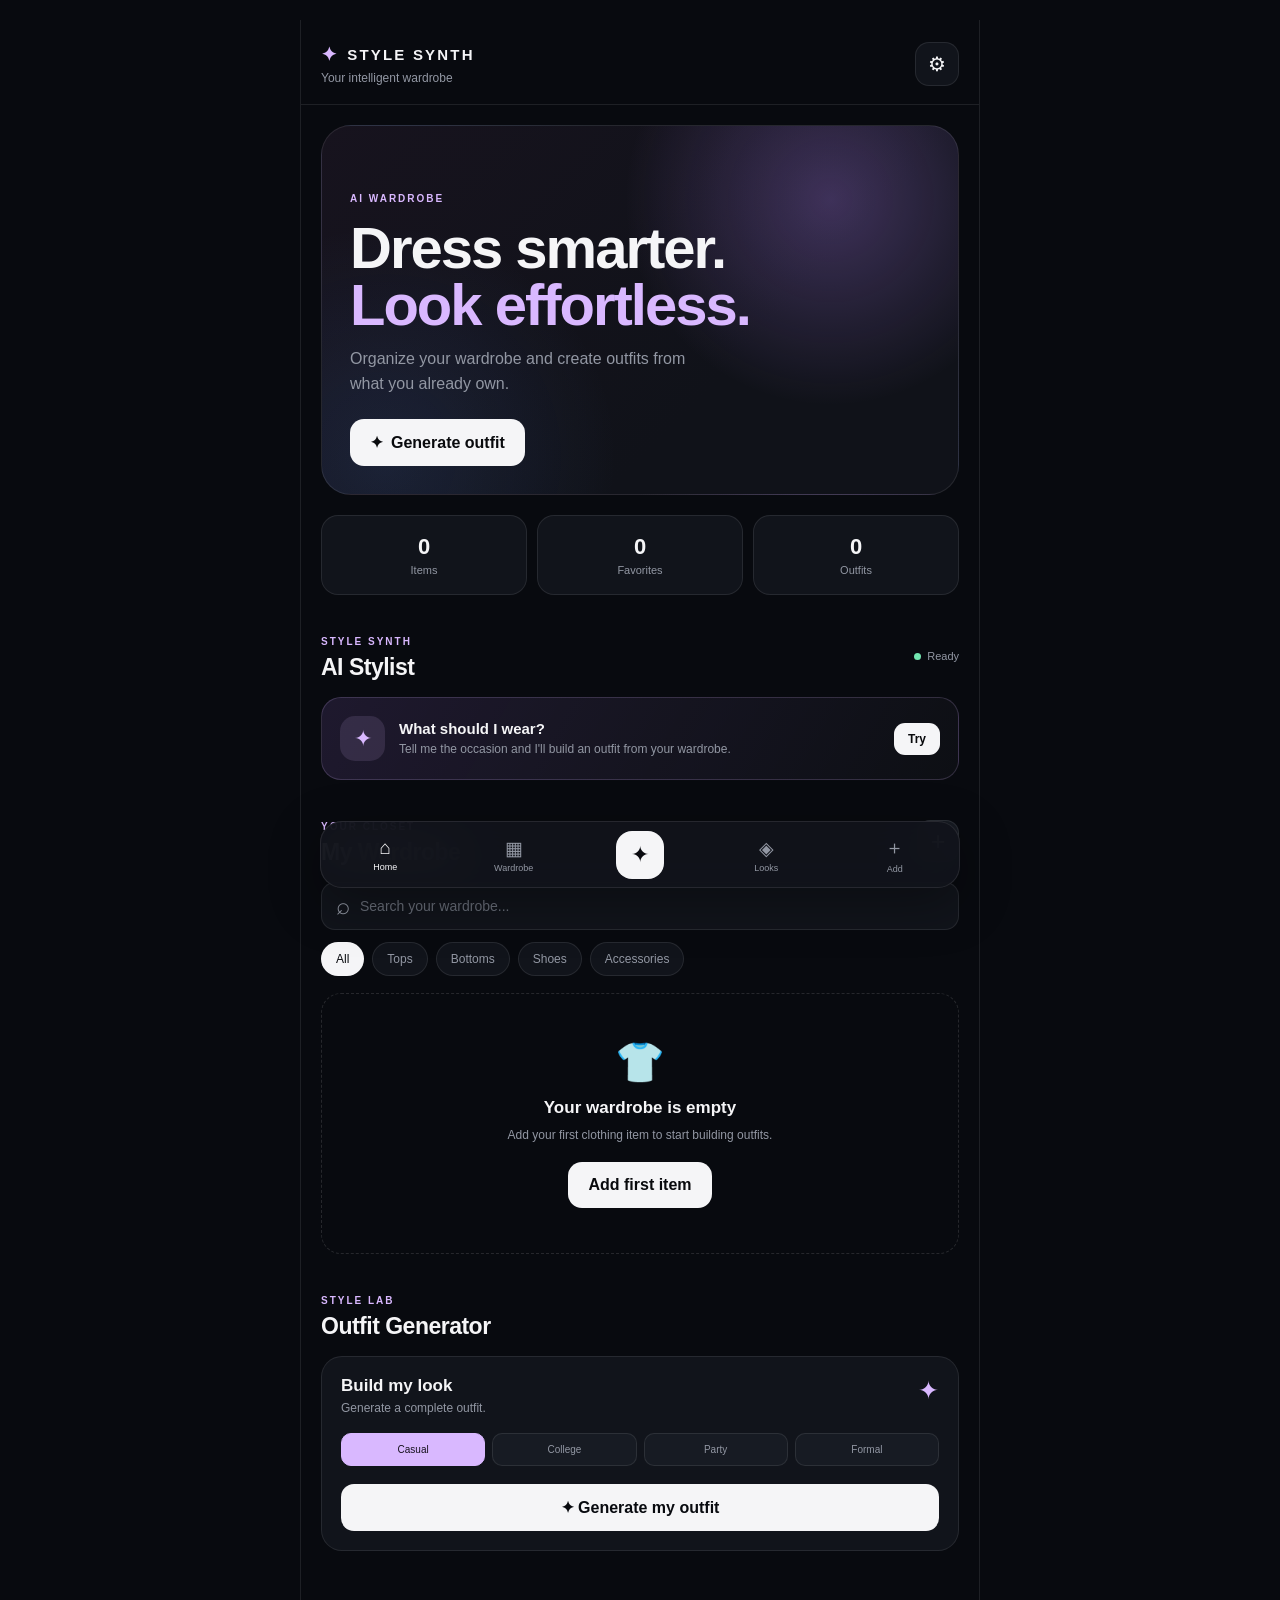
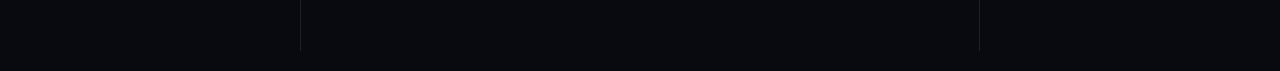
<file: index.html>
<!DOCTYPE html>
<html lang="en">
<head>
  <meta charset="UTF-8">
  <meta name="viewport" content="width=device-width, initial-scale=1.0, viewport-fit=cover">

  <meta name="theme-color" content="#090b10">
  <meta name="description" content="Style Synth AI - Your personal AI wardrobe stylist">

  <title>Style Synth AI</title>

  <link rel="stylesheet" href="style.css">
</head>

<body>

  <!-- APP -->
  <div class="app">

    <!-- HEADER -->
    <header class="topbar">

      <div>
        <div class="brand">
          <span class="brand-icon">✦</span>
          <span>STYLE SYNTH</span>
        </div>

        <p class="subtitle">Your intelligent wardrobe</p>
      </div>

      <button class="icon-btn" id="settingsBtn" aria-label="Settings">
        ⚙
      </button>

    </header>


    <!-- HOME -->
    <main>

      <section class="hero">

        <div class="hero-content">

          <span class="eyebrow">AI WARDROBE</span>

          <h1>
            Dress smarter.<br>
            <span>Look effortless.</span>
          </h1>

          <p>
            Organize your wardrobe and create outfits
            from what you already own.
          </p>

          <button class="primary-btn" id="generateHeroBtn">
            <span>✦</span>
            Generate outfit
          </button>

        </div>

      </section>


      <!-- QUICK STATS -->

      <section class="stats">

        <div class="stat-card">
          <span class="stat-number" id="totalItems">0</span>
          <span class="stat-label">Items</span>
        </div>

        <div class="stat-card">
          <span class="stat-number" id="favoriteItems">0</span>
          <span class="stat-label">Favorites</span>
        </div>

        <div class="stat-card">
          <span class="stat-number" id="outfitCount">0</span>
          <span class="stat-label">Outfits</span>
        </div>

      </section>


      <!-- AI STYLIST -->

      <section class="section">

        <div class="section-heading">

          <div>
            <span class="eyebrow">STYLE SYNTH</span>
            <h2>AI Stylist</h2>
          </div>

          <span class="status">
            <span class="status-dot"></span>
            Ready
          </span>

        </div>


        <div class="stylist-card">

          <div class="stylist-icon">
            ✦
          </div>

          <div class="stylist-text">

            <h3>What should I wear?</h3>

            <p>
              Tell me the occasion and I'll build
              an outfit from your wardrobe.
            </p>

          </div>

          <button class="small-btn" id="stylistBtn">
            Try
          </button>

        </div>

      </section>


      <!-- WARDROBE -->

      <section class="section">

        <div class="section-heading">

          <div>
            <span class="eyebrow">YOUR CLOSET</span>
            <h2>My Wardrobe</h2>
          </div>

          <button class="add-btn" id="addItemBtn">
            +
          </button>

        </div>


        <!-- SEARCH -->

        <div class="search-box">

          <span>⌕</span>

          <input
            type="text"
            id="searchInput"
            placeholder="Search your wardrobe..."
          >

        </div>


        <!-- FILTERS -->

        <div class="filters">

          <button class="filter active" data-filter="all">
            All
          </button>

          <button class="filter" data-filter="top">
            Tops
          </button>

          <button class="filter" data-filter="bottom">
            Bottoms
          </button>

          <button class="filter" data-filter="shoes">
            Shoes
          </button>

          <button class="filter" data-filter="accessory">
            Accessories
          </button>

        </div>


        <!-- ITEMS -->

        <div class="wardrobe-grid" id="wardrobeGrid">

          <div class="empty-state" id="emptyState">

            <div class="empty-icon">
              👕
            </div>

            <h3>Your wardrobe is empty</h3>

            <p>
              Add your first clothing item to start
              building outfits.
            </p>

            <button class="primary-btn" id="emptyAddBtn">
              Add first item
            </button>

          </div>

        </div>

      </section>


      <!-- OUTFIT GENERATOR -->

      <section class="section">

        <div class="section-heading">

          <div>
            <span class="eyebrow">STYLE LAB</span>
            <h2>Outfit Generator</h2>
          </div>

        </div>


        <div class="generator-card">

          <div class="generator-header">

            <div>
              <h3>Build my look</h3>
              <p>Generate a complete outfit.</p>
            </div>

            <span class="sparkle">✦</span>

          </div>


          <div class="occasion-buttons">

            <button class="occasion active" data-occasion="casual">
              Casual
            </button>

            <button class="occasion" data-occasion="college">
              College
            </button>

            <button class="occasion" data-occasion="party">
              Party
            </button>

            <button class="occasion" data-occasion="formal">
              Formal
            </button>

          </div>


          <button class="generate-btn" id="generateBtn">
            ✦ Generate my outfit
          </button>

        </div>


        <!-- GENERATED OUTFIT -->

        <div class="outfit-result hidden" id="outfitResult">

          <div class="result-header">

            <div>
              <span class="eyebrow">YOUR LOOK</span>
              <h3 id="outfitTitle">Generated outfit</h3>
            </div>

            <button class="icon-btn" id="closeOutfit">
              ×
            </button>

          </div>

          <div class="outfit-grid" id="outfitGrid"></div>

          <div class="style-note" id="styleNote"></div>

        </div>

      </section>

    </main>


    <!-- BOTTOM NAV -->

    <nav class="bottom-nav">

      <button class="nav-item active" data-scroll="top">
        <span>⌂</span>
        <small>Home</small>
      </button>

      <button class="nav-item" data-scroll="wardrobe">
        <span>▦</span>
        <small>Wardrobe</small>
      </button>

      <button class="nav-center" id="navGenerate">
        ✦
      </button>

      <button class="nav-item" data-scroll="outfit">
        <span>◈</span>
        <small>Looks</small>
      </button>

      <button class="nav-item" id="navAdd">
        <span>＋</span>
        <small>Add</small>
      </button>

    </nav>

  </div>


  <!-- ADD ITEM MODAL -->

  <div class="modal hidden" id="addModal">

    <div class="modal-overlay" id="modalOverlay"></div>

    <div class="modal-card">

      <div class="modal-header">

        <div>
          <span class="eyebrow">NEW ITEM</span>
          <h2>Add to wardrobe</h2>
        </div>

        <button class="close-btn" id="closeModal">
          ×
        </button>

      </div>


      <!-- IMAGE -->

      <label class="upload-area" for="imageInput">

        <input
          type="file"
          id="imageInput"
          accept="image/*"
          hidden
        >

        <div id="uploadPreview">

          <span class="upload-icon">＋</span>

          <strong>Upload clothing photo</strong>

          <small>Choose an image from your phone</small>

        </div>

      </label>


      <!-- NAME -->

      <label class="field">

        <span>Item name</span>

        <input
          type="text"
          id="itemName"
          placeholder="e.g. Black oversized shirt"
        >

      </label>


      <!-- CATEGORY -->

      <label class="field">

        <span>Category</span>

        <select id="itemCategory">

          <option value="top">Top</option>
          <option value="bottom">Bottom</option>
          <option value="shoes">Shoes</option>
          <option value="accessory">Accessory</option>

        </select>

      </label>


      <!-- COLOR -->

      <label class="field">

        <span>Color</span>

        <select id="itemColor">

          <option value="black">Black</option>
          <option value="white">White</option>
          <option value="blue">Blue</option>
          <option value="beige">Beige</option>
          <option value="brown">Brown</option>
          <option value="grey">Grey</option>
          <option value="green">Green</option>
          <option value="red">Red</option>
          <option value="other">Other</option>

        </select>

      </label>


      <!-- SEASON -->

      <label class="field">

        <span>Season</span>

        <select id="itemSeason">

          <option value="all">All season</option>
          <option value="summer">Summer</option>
          <option value="winter">Winter</option>
          <option value="monsoon">Monsoon</option>

        </select>

      </label>


      <button class="primary-btn full" id="saveItemBtn">
        Add to wardrobe
      </button>

    </div>

  </div>


  <!-- STYLIST MODAL -->

  <div class="modal hidden" id="stylistModal">

    <div class="modal-overlay" id="stylistOverlay"></div>

    <div class="modal-card stylist-modal">

      <div class="modal-header">

        <div>
          <span class="eyebrow">STYLE SYNTH AI</span>
          <h2>Tell me your vibe</h2>
        </div>

        <button class="close-btn" id="closeStylist">
          ×
        </button>

      </div>


      <div class="ai-message">

        <div class="ai-avatar">✦</div>

        <p>
          What are you dressing for today?
        </p>

      </div>


      <div class="ai-options">

        <button data-ai="college">
          🎓 College
        </button>

        <button data-ai="casual">
          ☕ Casual day
        </button>

        <button data-ai="party">
          ✨ Party
        </button>

        <button data-ai="formal">
          🖤 Formal
        </button>

        <button data-ai="date">
          🌙 Evening
        </button>

        <button data-ai="travel">
          ✈️ Travel
        </button>

      </div>

    </div>

  </div>


  <!-- TOAST -->

  <div class="toast" id="toast">
    <span>✓</span>
    <span id="toastText">Done</span>
  </div>


  <script src="script.js"></script>

</body>
</html>
</file>
<file: style.css>
:root {
  --bg: #080a0f;
  --surface: #11141b;
  --surface-2: #171b23;
  --border: rgba(255,255,255,0.09);
  --text: #f5f5f7;
  --muted: #9297a3;
  --accent: #d9b8ff;
  --accent-2: #a77cff;
  --green: #72e6b0;
  --danger: #ff7d8d;
  --radius: 22px;
}

* {
  box-sizing: border-box;
  margin: 0;
  padding: 0;
}

html {
  scroll-behavior: smooth;
}

body {
  background: var(--bg);
  color: var(--text);
  font-family:
    -apple-system,
    BlinkMacSystemFont,
    "SF Pro Display",
    "Segoe UI",
    sans-serif;

  min-height: 100vh;
}

button,
input,
select {
  font: inherit;
}

button {
  border: 0;
  cursor: pointer;
}

.app {
  max-width: 680px;
  margin: auto;
  min-height: 100vh;
  padding-bottom: 100px;
}


/* HEADER */

.topbar {
  padding:
    calc(22px + env(safe-area-inset-top))
    20px
    18px;

  display: flex;
  justify-content: space-between;
  align-items: center;

  border-bottom: 1px solid var(--border);
}

.brand {
  font-size: 15px;
  font-weight: 800;
  letter-spacing: 2.2px;

  display: flex;
  align-items: center;
  gap: 8px;
}

.brand-icon {
  color: var(--accent);
  font-size: 19px;
}

.subtitle {
  color: var(--muted);
  font-size: 12px;
  margin-top: 5px;
}


/* BUTTONS */

.icon-btn {
  width: 44px;
  height: 44px;

  border-radius: 14px;

  background: var(--surface);
  border: 1px solid var(--border);

  color: var(--text);
  font-size: 20px;
}

.primary-btn {
  background: var(--text);
  color: #090a0d;

  padding: 14px 20px;
  border-radius: 14px;

  font-weight: 700;

  display: inline-flex;
  align-items: center;
  justify-content: center;
  gap: 8px;

  transition: transform .2s;
}

.primary-btn:active,
.generate-btn:active,
.small-btn:active {
  transform: scale(.97);
}

.primary-btn.full {
  width: 100%;
  margin-top: 12px;
}

.add-btn {
  width: 42px;
  height: 42px;

  border-radius: 13px;

  background: var(--surface-2);
  border: 1px solid var(--border);

  color: var(--text);
  font-size: 25px;
}


/* HERO */

.hero {
  margin: 20px;

  border-radius: 30px;

  min-height: 370px;

  background:
    radial-gradient(
      circle at 80% 20%,
      rgba(180,130,255,.28),
      transparent 35%
    ),
    radial-gradient(
      circle at 10% 90%,
      rgba(90,150,255,.12),
      transparent 35%
    ),
    linear-gradient(
      135deg,
      #17131e,
      #101219 65%
    );

  border: 1px solid var(--border);

  display: flex;
  align-items: flex-end;

  overflow: hidden;
}

.hero-content {
  padding: 28px;
}

.eyebrow {
  font-size: 10px;
  font-weight: 800;

  letter-spacing: 2px;

  color: var(--accent);
}

.hero h1 {
  font-size: clamp(38px, 10vw, 58px);
  line-height: .98;

  margin: 14px 0;
  letter-spacing: -2px;
}

.hero h1 span {
  color: var(--accent);
}

.hero p {
  color: var(--muted);
  line-height: 1.55;
  max-width: 360px;
  margin-bottom: 22px;
}


/* STATS */

.stats {
  display: grid;
  grid-template-columns: repeat(3,1fr);

  gap: 10px;

  margin: 0 20px 30px;
}

.stat-card {
  padding: 18px 10px;

  border: 1px solid var(--border);
  background: var(--surface);

  border-radius: 17px;

  text-align: center;
}

.stat-number {
  display: block;

  font-size: 22px;
  font-weight: 800;
}

.stat-label {
  display: block;

  color: var(--muted);
  font-size: 11px;

  margin-top: 4px;
}


/* SECTION */

.section {
  padding: 0 20px;
  margin-top: 36px;
}

.section-heading {
  display: flex;
  justify-content: space-between;
  align-items: center;

  margin-bottom: 16px;
}

.section-heading h2 {
  font-size: 23px;
  margin-top: 5px;
  letter-spacing: -.5px;
}


/* STATUS */

.status {
  color: var(--muted);
  font-size: 11px;

  display: flex;
  align-items: center;
  gap: 6px;
}

.status-dot {
  width: 7px;
  height: 7px;
  border-radius: 50%;

  background: var(--green);
}


/* AI STYLIST */

.stylist-card {
  display: flex;
  align-items: center;
  gap: 14px;

  padding: 18px;

  border-radius: 20px;

  background:
    linear-gradient(
      120deg,
      rgba(180,130,255,.13),
      rgba(255,255,255,.025)
    );

  border: 1px solid rgba(217,184,255,.18);
}

.stylist-icon {
  width: 45px;
  height: 45px;

  flex-shrink: 0;

  display: grid;
  place-items: center;

  border-radius: 15px;

  background: rgba(217,184,255,.12);

  color: var(--accent);
  font-size: 22px;
}

.stylist-text {
  flex: 1;
}

.stylist-text h3 {
  font-size: 15px;
}

.stylist-text p {
  color: var(--muted);
  font-size: 12px;
  line-height: 1.4;

  margin-top: 4px;
}

.small-btn {
  background: var(--text);
  color: #090a0d;

  padding: 9px 14px;

  border-radius: 11px;

  font-size: 12px;
  font-weight: 700;
}


/* SEARCH */

.search-box {
  display: flex;
  align-items: center;
  gap: 10px;

  height: 48px;

  padding: 0 14px;

  background: var(--surface);

  border: 1px solid var(--border);

  border-radius: 14px;

  margin-bottom: 12px;
}

.search-box span {
  font-size: 24px;
  color: var(--muted);
}

.search-box input {
  flex: 1;

  background: transparent;
  border: 0;
  outline: 0;

  color: var(--text);

  font-size: 14px;
}

.search-box input::placeholder {
  color: #686d78;
}


/* FILTERS */

.filters {
  display: flex;
  gap: 8px;

  overflow-x: auto;

  scrollbar-width: none;

  margin-bottom: 17px;
}

.filters::-webkit-scrollbar {
  display: none;
}

.filter {
  flex-shrink: 0;

  padding: 9px 14px;

  border-radius: 999px;

  background: var(--surface);

  border: 1px solid var(--border);

  color: var(--muted);

  font-size: 12px;
}

.filter.active {
  background: var(--text);
  color: #080a0f;
}


/* WARDROBE GRID */

.wardrobe-grid {
  display: grid;

  grid-template-columns: repeat(2,1fr);

  gap: 12px;
}

.clothing-card {
  position: relative;

  overflow: hidden;

  border-radius: 19px;

  background: var(--surface);

  border: 1px solid var(--border);
}

.clothing-image {
  width: 100%;
  aspect-ratio: 1 / 1.15;

  object-fit: cover;

  display: block;

  background: #181b22;
}

.clothing-info {
  padding: 12px;
}

.clothing-name {
  font-size: 13px;
  font-weight: 700;

  white-space: nowrap;
  overflow: hidden;
  text-overflow: ellipsis;
}

.clothing-meta {
  color: var(--muted);
  font-size: 10px;

  margin-top: 5px;
}

.favorite-btn {
  position: absolute;

  right: 9px;
  top: 9px;

  width: 34px;
  height: 34px;

  border-radius: 50%;

  background: rgba(5,5,7,.72);

  color: white;

  font-size: 17px;

  backdrop-filter: blur(10px);
}

.favorite-btn.active {
  color: #ff7d9c;
}

.delete-btn {
  position: absolute;

  left: 9px;
  top: 9px;

  width: 30px;
  height: 30px;

  border-radius: 50%;

  background: rgba(5,5,7,.72);

  color: #fff;

  font-size: 15px;
}


/* EMPTY */

.empty-state {
  grid-column: 1 / -1;

  text-align: center;

  padding: 45px 20px;

  border: 1px dashed rgba(255,255,255,.12);

  border-radius: 20px;
}

.empty-icon {
  font-size: 40px;
  margin-bottom: 12px;
}

.empty-state h3 {
  font-size: 17px;
}

.empty-state p {
  color: var(--muted);
  font-size: 12px;
  line-height: 1.5;

  margin: 8px auto 18px;

  max-width: 270px;
}


/* GENERATOR */

.generator-card {
  padding: 19px;

  background: var(--surface);

  border: 1px solid var(--border);

  border-radius: 21px;
}

.generator-header {
  display: flex;
  justify-content: space-between;
  align-items: flex-start;
}

.generator-header h3 {
  font-size: 17px;
}

.generator-header p {
  color: var(--muted);
  font-size: 12px;

  margin-top: 5px;
}

.sparkle {
  color: var(--accent);
  font-size: 25px;
}

.occasion-buttons {
  display: grid;
  grid-template-columns: repeat(4,1fr);

  gap: 7px;

  margin: 18px 0;
}

.occasion {
  padding: 10px 4px;

  background: var(--surface-2);

  border: 1px solid var(--border);

  color: var(--muted);

  border-radius: 10px;

  font-size: 10px;
}

.occasion.active {
  background: var(--accent);
  color: #17121e;

  border-color: var(--accent);
}

.generate-btn {
  width: 100%;

  padding: 14px;

  background: var(--text);
  color: #080a0f;

  border-radius: 13px;

  font-weight: 750;
}


/* RESULT */

.outfit-result {
  margin-top: 12px;

  padding: 18px;

  background: var(--surface);

  border: 1px solid var(--border);

  border-radius: 21px;
}

.result-header {
  display: flex;
  justify-content: space-between;
  align-items: center;

  margin-bottom: 15px;
}

.result-header h3 {
  margin-top: 4px;
}

.outfit-grid {
  display: grid;
  grid-template-columns: repeat(2,1fr);
  gap: 10px;
}

.outfit-item {
  overflow: hidden;

  border-radius: 15px;

  background: var(--surface-2);

  border: 1px solid var(--border);
}

.outfit-item img {
  width: 100%;
  aspect-ratio: 1;
  object-fit: cover;
}

.outfit-item p {
  padding: 9px;

  font-size: 11px;
  font-weight: 650;
}

.style-note {
  margin-top: 14px;

  padding: 13px;

  background: rgba(217,184,255,.08);

  border-radius: 13px;

  color: #cfc5da;

  font-size: 12px;
  line-height: 1.5;
}


/* BOTTOM NAV */

.bottom-nav {
  position: fixed;

  left: 50%;
  bottom: 12px;

  transform: translateX(-50%);

  width: min(640px, calc(100% - 24px));

  height: 67px;

  display: flex;
  align-items: center;
  justify-content: space-around;

  background: rgba(17,20,27,.94);

  border: 1px solid var(--border);

  border-radius: 22px;

  backdrop-filter: blur(22px);

  z-index: 50;

  box-shadow: 0 15px 50px rgba(0,0,0,.35);
}

.nav-item {
  background: transparent;
  color: var(--muted);

  display: flex;
  flex-direction: column;
  align-items: center;
  gap: 3px;

  min-width: 52px;
}

.nav-item span {
  font-size: 19px;
}

.nav-item small {
  font-size: 9px;
}

.nav-item.active {
  color: var(--text);
}

.nav-center {
  width: 48px;
  height: 48px;

  border-radius: 16px;

  background: var(--text);
  color: #090a0f;

  font-size: 22px;
}


/* MODAL */

.modal {
  position: fixed;

  inset: 0;

  z-index: 100;

  display: flex;
  align-items: flex-end;
  justify-content: center;
}

.modal-overlay {
  position: absolute;

  inset: 0;

  background: rgba(0,0,0,.7);

  backdrop-filter: blur(7px);
}

.modal-card {
  position: relative;

  width: min(680px, 100%);

  max-height: 92vh;

  overflow-y: auto;

  background: #11141b;

  border: 1px solid var(--border);

  border-radius: 28px 28px 0 0;

  padding: 22px 20px 30px;

  animation: slideUp .25s ease;
}

@keyframes slideUp {
  from {
    transform: translateY(100%);
  }

  to {
    transform: translateY(0);
  }
}

.modal-header {
  display: flex;
  justify-content: space-between;
  align-items: flex-start;

  margin-bottom: 20px;
}

.modal-header h2 {
  font-size: 24px;
  margin-top: 4px;
}

.close-btn {
  width: 38px;
  height: 38px;

  border-radius: 12px;

  background: var(--surface-2);

  color: var(--text);

  font-size: 22px;
}


/* UPLOAD */

.upload-area {
  display: block;

  border: 1px dashed rgba(255,255,255,.18);

  border-radius: 18px;

  overflow: hidden;

  cursor: pointer;

  margin-bottom: 17px;
}

#uploadPreview {
  min-height: 145px;

  display: flex;
  flex-direction: column;

  justify-content: center;
  align-items: center;

  gap: 7px;

  color: var(--muted);

  text-align: center;
}

.upload-icon {
  width: 43px;
  height: 43px;

  border-radius: 13px;

  display: grid;
  place-items: center;

  background: var(--surface-2);

  font-size: 25px;
}

#uploadPreview strong {
  color: var(--text);
  font-size: 13px;
}

#uploadPreview small {
  font-size: 10px;
}


/* FORM */

.field {
  display: block;
  margin-bottom: 14px;
}

.field span {
  display: block;

  color: var(--muted);

  font-size: 11px;

  margin-bottom: 7px;
}

.field input,
.field select {
  width: 100%;

  height: 47px;

  padding: 0 13px;

  background: var(--surface-2);

  border: 1px solid var(--border);

  border-radius: 13px;

  outline: none;

  color: var(--text);

  font-size: 13px;
}

.field input:focus,
.field select:focus {
  border-color: rgba(217,184,255,.45);
}


/* AI MODAL */

.ai-message {
  display: flex;
  align-items: center;
  gap: 12px;

  padding: 15px;

  background: rgba(217,184,255,.07);

  border-radius: 17px;

  margin-bottom: 17px;
}

.ai-avatar {
  width: 40px;
  height: 40px;

  display: grid;
  place-items: center;

  border-radius: 13px;

  background: rgba(217,184,255,.13);

  color: var(--accent);
}

.ai-message p {
  font-size: 13px;
}

.ai-options {
  display: grid;
  grid-template-columns: repeat(2,1fr);

  gap: 9px;
}

.ai-options button {
  padding: 15px;

  border-radius: 14px;

  text-align: left;

  background: var(--surface-2);

  color: var(--text);

  border: 1px solid var(--border);

  font-size: 12px;
}


/* TOAST */

.toast {
  position: fixed;

  left: 50%;
  bottom: 94px;

  transform: translate(-50%, 20px);

  opacity: 0;

  pointer-events: none;

  z-index: 200;

  display: flex;
  align-items: center;
  gap: 8px;

  background: #f4f4f5;
  color: #090a0d;

  padding: 12px 16px;

  border-radius: 14px;

  font-size: 12px;
  font-weight: 700;

  transition: .25s ease;
}

.toast.show {
  opacity: 1;
  transform: translate(-50%, 0);
}


/* UTILITY */

.hidden {
  display: none !important;
}


/* DESKTOP */

@media (min-width: 700px) {

  body {
    padding: 20px 0;
  }

  .app {
    border-left: 1px solid var(--border);
    border-right: 1px solid var(--border);
  }

  .modal {
    align-items: center;
  }

  .modal-card {
    border-radius: 25px;
    max-height: 90vh;
  }

}


/* SMALL PHONES */

@media (max-width: 370px) {

  .hero {
    min-height: 340px;
  }

  .hero-content {
    padding: 23px;
  }

  .hero h1 {
    font-size: 36px;
  }

  .occasion-buttons {
    grid-template-columns: repeat(2,1fr);
  }

}
</file>
